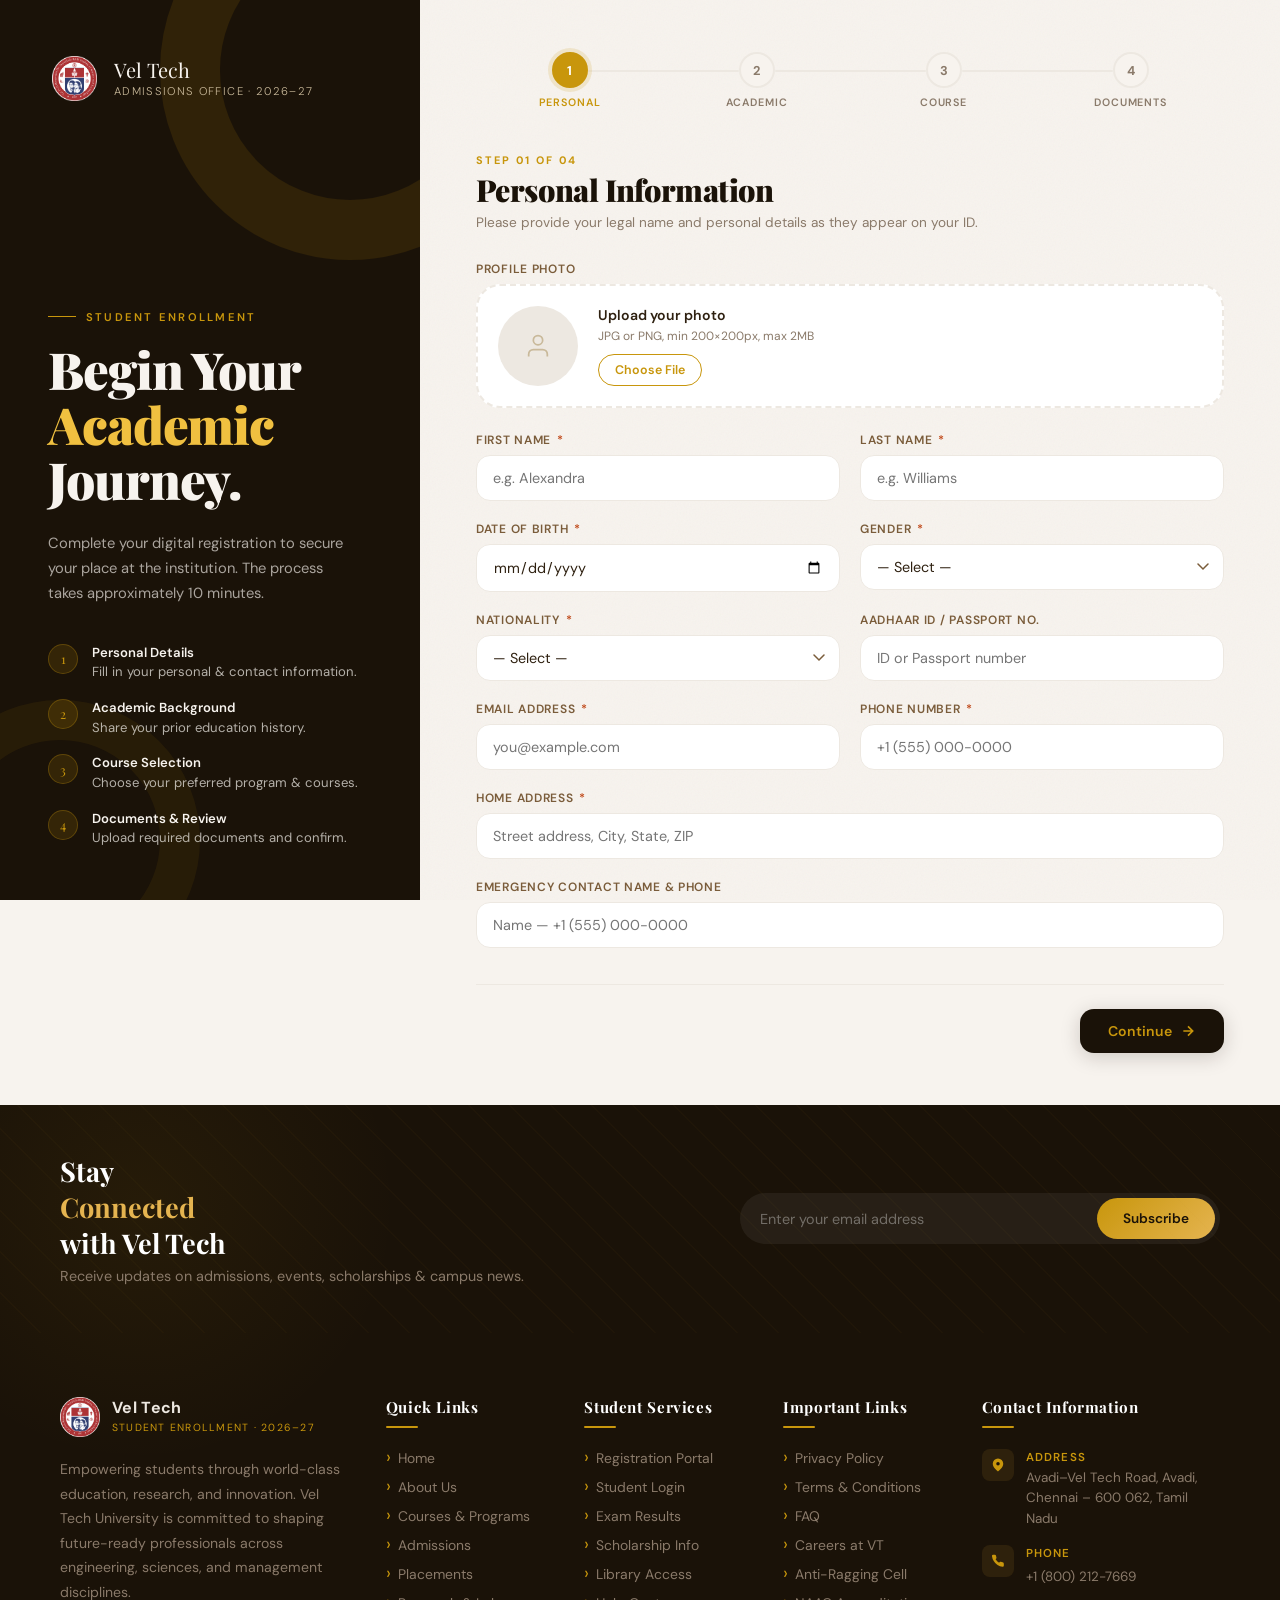
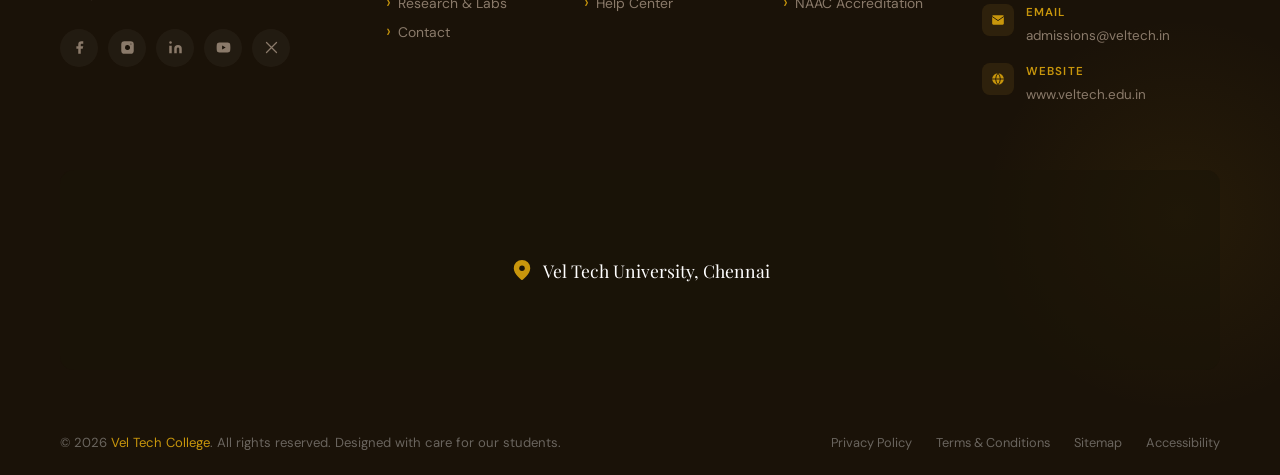
<file: index.html>
<!DOCTYPE html>
<html lang="en">
<head>
<meta charset="UTF-8"/>
<meta name="viewport" content="width=device-width, initial-scale=1.0"/>
<title>Vel Tech — Student College Registration</title>
<link href="https://fonts.googleapis.com/css2?family=Playfair+Display:wght@700;900&family=DM+Sans:wght@300;400;500;600&display=swap" rel="stylesheet"/>
<link rel="stylesheet" href="Style.css">
</head>
<body>

<div class="page">
  <aside class="hero">
    <div class="hero-brand">
      <div class="brand-crest">
        <img src="logo-white-249x249-1.png" style="width: 45px;">
      </div>
      <div>
        <div class="brand-name">Vel Tech</div>
        <div class="brand-tag">Admissions Office · 2026–27</div>
      </div>
    </div>

    <div class="hero-body">
      <div class="hero-eyebrow">Student Enrollment</div>
      <h1 class="hero-heading">
        Begin Your<br>
        <em>Academic</em>
        Journey.
      </h1>
      <p class="hero-desc">Complete your digital registration to secure your place at the institution. The process takes approximately 10 minutes.</p>

      <div class="hero-steps">
        <div class="step-item" style="animation-delay:0.15s">
          <div class="step-num">1</div>
          <div class="step-text"><strong>Personal Details</strong>Fill in your personal & contact information.</div>
        </div>
        <div class="step-item" style="animation-delay:0.22s">
          <div class="step-num">2</div>
          <div class="step-text"><strong>Academic Background</strong>Share your prior education history.</div>
        </div>
        <div class="step-item" style="animation-delay:0.29s">
          <div class="step-num">3</div>
          <div class="step-text"><strong>Course Selection</strong>Choose your preferred program & courses.</div>
        </div>
        <div class="step-item" style="animation-delay:0.36s">
          <div class="step-num">4</div>
          <div class="step-text"><strong>Documents & Review</strong>Upload required documents and confirm.</div>
        </div>
      </div>
    </div>
  </aside>

  <main class="form-panel" id="formPanel">

    <div class="progress-wrap" id="progressBar">
      <div class="prog-step active" data-step="1">
        <div class="prog-circle">1</div>
        <span class="prog-label">Personal</span>
      </div>
      <div class="prog-step" data-step="2">
        <div class="prog-circle">2</div>
        <span class="prog-label">Academic</span>
      </div>
      <div class="prog-step" data-step="3">
        <div class="prog-circle">3</div>
        <span class="prog-label">Course</span>
      </div>
      <div class="prog-step" data-step="4">
        <div class="prog-circle">4</div>
        <span class="prog-label">Documents</span>
      </div>
    </div>

     <div class="step-section active" id="step1">
      <div class="section-head">
        <div class="section-num">Step 01 of 04</div>
        <h2 class="section-title">Personal Information</h2>
        <p class="section-sub">Please provide your legal name and personal details as they appear on your ID.</p>
      </div>

      <div class="field col-span-2" style="margin-bottom:24px">
        <label class="field-label">Profile Photo</label>
        <div class="photo-upload-wrap" onclick="document.getElementById('photoInput').click()">
          <div class="photo-preview" id="photoPreview">
            <svg class="ph-icon" width="28" height="28" fill="none" stroke="currentColor" stroke-width="1.5" viewBox="0 0 24 24">
              <path d="M20 21v-2a4 4 0 00-4-4H8a4 4 0 00-4 4v2"/><circle cx="12" cy="7" r="4"/>
            </svg>
          </div>
          <div class="photo-upload-text">
            <div class="upload-title">Upload your photo</div>
            <div class="upload-sub">JPG or PNG, min 200×200px, max 2MB</div>
            <button class="btn-upload" type="button">Choose File</button>
          </div>
        </div>
        <input type="file" id="photoInput" accept="image/*" style="display:none" onchange="previewPhoto(this)">
      </div>

      <div class="form-grid">
        <div class="field">
          <label class="field-label">First Name <span class="req">*</span></label>
          <input class="field-input" id="firstName" type="text" placeholder="e.g. Alexandra">
          <span class="field-error" id="err-firstName">⚠ First name is required.</span>
        </div>
        <div class="field">
          <label class="field-label">Last Name <span class="req">*</span></label>
          <input class="field-input" id="lastName" type="text" placeholder="e.g. Williams">
          <span class="field-error" id="err-lastName">⚠ Last name is required.</span>
        </div>
        <div class="field">
          <label class="field-label">Date of Birth <span class="req">*</span></label>
          <input class="field-input" id="dob" type="date">
          <span class="field-error" id="err-dob">⚠ Date of birth is required.</span>
        </div>
        <div class="field">
          <label class="field-label">Gender <span class="req">*</span></label>
          <select class="field-select" id="gender">
            <option value="">— Select —</option>
            <option>Male</option>
            <option>Female</option>
          </select>
          <span class="field-error" id="err-gender">⚠ Please select your gender.</span>
        </div>
        <div class="field">
          <label class="field-label">Nationality <span class="req">*</span></label>
          <select class="field-select" id="nationality">
            <option value="">— Select —</option>
            <option>American</option><option>British</option><option>Canadian</option>
            <option>Australian</option><option>Indian</option><option>German</option>
            <option>French</option><option>Chinese</option><option>Japanese</option>
            <option>Other</option>
          </select>
          <span class="field-error" id="err-nationality">⚠ Please select nationality.</span>
        </div>
        <div class="field">
          <label class="field-label">Aadhaar ID / Passport No.</label>
          <input class="field-input" id="natId" type="text" placeholder="ID or Passport number">
        </div>
        <div class="field">
          <label class="field-label">Email Address <span class="req">*</span></label>
          <input class="field-input" id="email" type="email" placeholder="you@example.com">
          <span class="field-error" id="err-email">⚠ Enter a valid email address.</span>
        </div>
        <div class="field">
          <label class="field-label">Phone Number <span class="req">*</span></label>
          <input class="field-input" id="phone" type="tel" placeholder="+1 (555) 000-0000">
          <span class="field-error" id="err-phone">⚠ Phone number is required.</span>
        </div>
        <div class="field col-span-2">
          <label class="field-label">Home Address <span class="req">*</span></label>
          <input class="field-input" id="address" type="text" placeholder="Street address, City, State, ZIP">
          <span class="field-error" id="err-address">⚠ Address is required.</span>
        </div>

        <div class="field col-span-2">
          <label class="field-label">Emergency Contact Name & Phone</label>
          <input class="field-input" id="emergency" type="text" placeholder="Name — +1 (555) 000-0000">
        </div>
      </div>

      <div class="form-nav">
        <span></span>
        <button class="btn btn-next" onclick="goNext(1)">
          Continue
          <svg width="16" height="16" fill="none" stroke="currentColor" stroke-width="2.5" viewBox="0 0 24 24"><path d="M5 12h14M12 5l7 7-7 7"/></svg>
        </button>
      </div>
    </div>

    <div class="step-section" id="step2">
      <div class="section-head">
        <div class="section-num">Step 02 of 04</div>
        <h2 class="section-title">Academic Background</h2>
        <p class="section-sub">Tell us about your prior education and qualifications.</p>
      </div>

      <div class="form-grid">
        <div class="field col-span-2">
          <label class="field-label">Previous School / Institution <span class="req">*</span></label>
          <input class="field-input" id="prevSchool" type="text" placeholder="Name of your last school or college">
          <span class="field-error" id="err-prevSchool">⚠ This field is required.</span>
        </div>
        <div class="field">
          <label class="field-label">Qualification / Degree <span class="req">*</span></label>
          <select class="field-select" id="qualification">
            <option value="">— Select —</option>
            <option>High School Diploma / A-Levels</option>
            <option>GED</option>
            <option>Associate Degree</option>
            <option>Bachelor's Degree</option>
            <option>Other</option>
          </select>
          <span class="field-error" id="err-qualification">⚠ Please select your qualification.</span>
        </div>
        <div class="field">
          <label class="field-label">Year of Graduation <span class="req">*</span></label>
          <select class="field-select" id="gradYear">
            <option value="">— Year —</option>
            <option>2024</option><option>2023</option><option>2022</option>
            <option>2021</option><option>2020</option><option>2019</option>
            <option>2018</option><option>Earlier</option>
          </select>
          <span class="field-error" id="err-gradYear">⚠ Please select year.</span>
        </div>
        <div class="field">
          <label class="field-label">GPA / Percentage</label>
          <input class="field-input" id="gpa" type="text" placeholder="e.g. 3.8 / 4.0 or 92%">
        </div>
        <div class="field">
          <label class="field-label">Country of Study</label>
          <select class="field-select" id="studyCountry">
            <option value="">— Select —</option>
            <option>United States</option><option>United Kingdom</option><option>Canada</option>
            <option>Australia</option><option>India</option><option>Germany</option>
            <option>France</option><option>Other</option>
          </select>
        </div>
        <div class="field col-span-2">
          <label class="field-label">Notable Achievements / Awards</label>
          <textarea class="field-textarea" id="achievements" placeholder="Dean's list, scholarships, competitions, etc."></textarea>
        </div>
        <div class="field col-span-2">
          <label class="field-label">Additional Languages Spoken</label>
          <div class="check-group">
            <div class="check-btn"><input type="checkbox" id="lang-es"><label for="lang-es">Spanish</label></div>
            <div class="check-btn"><input type="checkbox" id="lang-fr"><label for="lang-fr">French</label></div>
            <div class="check-btn"><input type="checkbox" id="lang-de"><label for="lang-de">German</label></div>
            <div class="check-btn"><input type="checkbox" id="lang-zh"><label for="lang-zh">Mandarin</label></div>
            <div class="check-btn"><input type="checkbox" id="lang-ar"><label for="lang-ar">Arabic</label></div>
            <div class="check-btn"><input type="checkbox" id="lang-hi"><label for="lang-hi">Hindi</label></div>
          </div>
        </div>
      </div>

      <div class="form-nav">
        <button class="btn btn-back" onclick="goBack(2)">
          <svg width="16" height="16" fill="none" stroke="currentColor" stroke-width="2.5" viewBox="0 0 24 24"><path d="M19 12H5M12 19l-7-7 7-7"/></svg>
          Back
        </button>
        <button class="btn btn-next" onclick="goNext(2)">
          Continue
          <svg width="16" height="16" fill="none" stroke="currentColor" stroke-width="2.5" viewBox="0 0 24 24"><path d="M5 12h14M12 5l7 7-7 7"/></svg>
        </button>
      </div>
    </div>

    <div class="step-section" id="step3">
      <div class="section-head">
        <div class="section-num">Step 03 of 04</div>
        <h2 class="section-title">Course Selection</h2>
        <p class="section-sub">Choose the program and courses you wish to enroll in for the upcoming academic year.</p>
      </div>

      <div class="form-grid">
        <div class="field col-span-2">
          <label class="field-label">Preferred Faculty / School <span class="req">*</span></label>
          <select class="field-select" id="faculty" onchange="updateCourses()">
            <option value="">— Select Faculty —</option>
            <option>School of Engineering & Technology</option>
            <option>School of Business & Management</option>
            <option>School of Arts & Humanities</option>
            <option>School of Medicine & Health Sciences</option>
            <option>School of Law & Political Science</option>
            <option>School of Natural Sciences</option>
          </select>
          <span class="field-error" id="err-faculty">⚠ Please select a faculty.</span>
        </div>
        <div class="field col-span-2">
          <label class="field-label">Degree Program <span class="req">*</span></label>
          <select class="field-select" id="program">
            <option value="">— Select Faculty first —</option>
          </select>
          <span class="field-error" id="err-program">⚠ Please select a program.</span>
        </div>
        <div class="field">
          <label class="field-label">Study Mode <span class="req">*</span></label>
          <div class="radio-group">
            <div class="radio-btn"><input type="radio" name="mode" id="mode-ft" value="Full-Time"><label for="mode-ft">Full-Time</label></div>
            <div class="radio-btn"><input type="radio" name="mode" id="mode-pt" value="Part-Time"><label for="mode-pt">Part-Time</label></div>
            <div class="radio-btn"><input type="radio" name="mode" id="mode-on" value="Online"><label for="mode-on">Online</label></div>
          </div>
          <span class="field-error" id="err-mode">⚠ Please select a mode.</span>
        </div>
        <div class="field">
          <label class="field-label">Intake Semester <span class="req">*</span></label>
          <select class="field-select" id="semester">
            <option value="">— Select —</option>
            <option>Fall 2024 (September)</option>
            <option>Spring 2025 (January)</option>
            <option>Summer 2025 (May)</option>
          </select>
          <span class="field-error" id="err-semester">⚠ Please select a semester.</span>
        </div>
        <div class="field col-span-2">
          <label class="field-label">Do you require accommodation on campus?</label>
          <div class="radio-group">
            <div class="radio-btn"><input type="radio" name="accom" id="accom-y" value="Yes"><label for="accom-y">Yes, on-campus</label></div>
            <div class="radio-btn"><input type="radio" name="accom" id="accom-n" value="No"><label for="accom-n">No, off-campus</label></div>
          </div>
        </div>
        <div class="field col-span-2">
          <label class="field-label">How did you hear about us?</label>
          <select class="field-select" id="source">
            <option value="">— Select —</option>
            <option>Social Media</option><option>Friend / Family</option>
            <option>School Counselor</option><option>College Fair</option>
            <option>Website / Google</option><option>Other</option>
          </select>
        </div>
        <div class="field col-span-2">
          <label class="field-label">Personal Statement</label>
          <textarea class="field-textarea" id="statement" style="min-height:120px" placeholder="In 150–300 words, tell us why you want to study this program and what drives you academically…"></textarea>
        </div>
      </div>

      <div class="form-nav">
        <button class="btn btn-back" onclick="goBack(3)">
          <svg width="16" height="16" fill="none" stroke="currentColor" stroke-width="2.5" viewBox="0 0 24 24"><path d="M19 12H5M12 19l-7-7 7-7"/></svg>
          Back
        </button>
        <button class="btn btn-next" onclick="goNext(3)">
          Continue
          <svg width="16" height="16" fill="none" stroke="currentColor" stroke-width="2.5" viewBox="0 0 24 24"><path d="M5 12h14M12 5l7 7-7 7"/></svg>
        </button>
      </div>
    </div>

    <div class="step-section" id="step4">
      <div class="section-head">
        <div class="section-num">Step 04 of 04</div>
        <h2 class="section-title">Documents & Review</h2>
        <p class="section-sub">Upload required documents and verify your information before submitting.</p>
      </div>

      <div class="field" style="margin-bottom:24px">
        <label class="field-label">Required Documents <span class="req">*</span></label>
        <div class="doc-zone" id="docZone"
          ondragover="e=>e.preventDefault()"
          onclick="document.getElementById('docInput').click()">
          <svg width="36" height="36" fill="none" stroke="currentColor" stroke-width="1.5" viewBox="0 0 24 24">
            <path d="M21 15v4a2 2 0 01-2 2H5a2 2 0 01-2-2v-4"/><polyline points="17 8 12 3 7 8"/><line x1="12" y1="3" x2="12" y2="15"/>
          </svg>
          <p><strong>Click to upload</strong> or drag &amp; drop</p>
          <p>Transcripts, ID scan, certificates (PDF, JPG, PNG — max 5MB each)</p>
        </div>
        <input type="file" id="docInput" multiple accept=".pdf,.jpg,.jpeg,.png" style="display:none" onchange="handleDocs(this)">
        <div class="doc-list" id="docList"></div>
      </div>

      <div style="background:#fff;border:1.5px solid var(--cream);border-radius:var(--radius-lg);padding:24px;margin-bottom:24px">

        <div class="review-section">
          <div class="review-heading">
            <svg width="14" height="14" fill="none" stroke="currentColor" stroke-width="2.5" viewBox="0 0 24 24"><circle cx="12" cy="7" r="4"/><path d="M4 21v-2a4 4 0 014-4h8a4 4 0 014 4v2"/></svg>
            Personal
          </div>
          <div class="review-grid" id="rev-personal"></div>
        </div>

        <div class="review-section">
          <div class="review-heading">
            <svg width="14" height="14" fill="none" stroke="currentColor" stroke-width="2.5" viewBox="0 0 24 24"><path d="M22 10v6M2 10l10-5 10 5M6 12v5c0 2 6 3 6 3s6-1 6-3v-5"/></svg>
            Academic
          </div>
          <div class="review-grid" id="rev-academic"></div>
        </div>

        <div class="review-section" style="margin-bottom:0">
          <div class="review-heading">
            <svg width="14" height="14" fill="none" stroke="currentColor" stroke-width="2.5" viewBox="0 0 24 24"><path d="M4 19.5A2.5 2.5 0 016.5 17H20"/><path d="M6.5 2H20v20H6.5A2.5 2.5 0 014 19.5v-15A2.5 2.5 0 016.5 2z"/></svg>
            Course
          </div>
          <div class="review-grid" id="rev-course"></div>
        </div>
      </div>

      <div class="terms-box">
        <h4>Terms & Conditions of Enrollment</h4>
        By submitting this application, you confirm that all information provided is accurate and truthful.
        Any falsification of information may result in disqualification or dismissal from the program.
        You agree to abide by the institution's academic code of conduct, student handbook policies,
        and all applicable regulations. Acceptance of an offer of admission is conditional upon
        verification of all submitted documentation. The institution reserves the right to withdraw
        any offer at any time if inaccuracies are found. Your data will be stored securely and used
        solely for enrollment and administrative purposes in accordance with our Privacy Policy.
        Registration fees once paid are non-refundable unless specified otherwise in the fee schedule.
      </div>

      <div class="check-agree">
        <input type="checkbox" id="agreeTerms">
        <label for="agreeTerms">I confirm that all information is accurate and I agree to the <a href="#">Terms & Conditions</a> and <a href="#">Privacy Policy</a>.</label>
      </div>
      <div class="check-agree">
        <input type="checkbox" id="agreeAge">
        <label for="agreeAge">I confirm I am 17 years or older, or applying with parental / guardian consent.</label>
      </div>

      <span class="field-error" id="err-terms" style="margin-bottom:8px">⚠ Please accept all agreements to proceed.</span>

      <div class="form-nav">
        <button class="btn btn-back" onclick="goBack(4)">
          <svg width="16" height="16" fill="none" stroke="currentColor" stroke-width="2.5" viewBox="0 0 24 24"><path d="M19 12H5M12 19l-7-7 7-7"/></svg>
          Back
        </button>
        <button class="btn btn-submit" id="submitBtn" onclick="submitForm()">
          Submit Application
          <svg width="16" height="16" fill="none" stroke="currentColor" stroke-width="2.5" viewBox="0 0 24 24"><path d="M9 11l3 3L22 4"/><path d="M21 12v7a2 2 0 01-2 2H5a2 2 0 01-2-2V5a2 2 0 012-2h11"/></svg>
        </button>
      </div>
    </div>

    <div id="successScreen">
      <div class="success-icon">
        <svg width="40" height="40" fill="none" stroke="#1a1208" stroke-width="2.5" viewBox="0 0 24 24">
          <path d="M9 11l3 3L22 4"/><path d="M21 12v7a2 2 0 01-2 2H5a2 2 0 01-2-2V5a2 2 0 012-2h11"/>
        </svg>
      </div>
      <h2 class="success-title">Application Submitted!</h2>
      <p class="success-msg">Congratulations! Your registration has been received. Our admissions team will review your application and contact you within 5–7 business days.</p>
      <div class="ref-box">
        <div class="ref-label">Application Reference</div>
        <div class="ref-number" id="refNumber">—</div>
      </div>
      <div class="success-steps">
        <div class="next-step">
          <div class="next-step-icon">
            <svg width="22" height="22" fill="none" stroke="currentColor" stroke-width="2" viewBox="0 0 24 24"><path d="M4 4h16c1.1 0 2 .9 2 2v12c0 1.1-.9 2-2 2H4c-1.1 0-2-.9-2-2V6c0-1.1.9-2 2-2z"/><polyline points="22,6 12,13 2,6"/></svg>
          </div>
          <span class="next-step-text">Check your email for confirmation</span>
        </div>
        <div class="next-step">
          <div class="next-step-icon">
            <svg width="22" height="22" fill="none" stroke="currentColor" stroke-width="2" viewBox="0 0 24 24"><path d="M9 5H7a2 2 0 00-2 2v12a2 2 0 002 2h10a2 2 0 002-2V7a2 2 0 00-2-2h-2"/><rect x="9" y="3" width="6" height="4" rx="2" ry="2"/></svg>
          </div>
          <span class="next-step-text">Prepare original documents for verification</span>
        </div>
        <div class="next-step">
          <div class="next-step-icon">
            <svg width="22" height="22" fill="none" stroke="currentColor" stroke-width="2" viewBox="0 0 24 24"><rect x="3" y="4" width="18" height="18" rx="2" ry="2"/><line x1="16" y1="2" x2="16" y2="6"/><line x1="8" y1="2" x2="8" y2="6"/><line x1="3" y1="10" x2="21" y2="10"/></svg>
          </div>
          <span class="next-step-text">A wait interview or orientation invitation</span>
        </div>
      </div>
      <button class="btn-restart" onclick="restartForm()">Register Another Student</button>
    </div>
  </main>
</div>

<footer>

  <div class="newsletter-banner">
    <div class="nl-text">
      <h3>Stay<br><span>Connected</span><br>with Vel Tech</h3>
      <p>Receive updates on admissions, events, scholarships & campus news.</p>
    </div>
    <div class="nl-form">
      <input type="email" placeholder="Enter your email address" aria-label="Email for newsletter" />
      <button type="button">Subscribe</button>
    </div>
  </div>

  <div class="footer-grid">

    <div class="col-brand">
      <div class="logo-lockup">
        <img src="logo-white-249x249-1.png" style="width: 40px;">
        <div class="logo-text">
          <strong>Vel Tech</strong>
          <span>Student Enrollment · 2026–27</span>
        </div>
      </div>
      <p>
        Empowering students through world-class education, research, and innovation.
        Vel Tech University is committed to shaping future-ready professionals
        across engineering, sciences, and management disciplines.
      </p>
      <div class="social-row">
        <a href="#" class="social-btn" aria-label="Facebook">
          <svg viewBox="0 0 24 24"><path d="M18 2h-3a5 5 0 0 0-5 5v3H7v4h3v8h4v-8h3l1-4h-4V7a1 1 0 0 1 1-1h3z"/></svg>
        </a>
        <a href="#" class="social-btn" aria-label="Instagram">
          <svg viewBox="0 0 24 24"><rect x="2" y="2" width="20" height="20" rx="5" ry="5"/><path d="M16 11.37A4 4 0 1 1 12.63 8 4 4 0 0 1 16 11.37z" fill="var(--dark)"/><line x1="17.5" y1="6.5" x2="17.51" y2="6.5" stroke="var(--dark)" stroke-width="1.5" stroke-linecap="round"/></svg>
        </a>
        <a href="#" class="social-btn" aria-label="LinkedIn">
          <svg viewBox="0 0 24 24"><path d="M16 8a6 6 0 0 1 6 6v7h-4v-7a2 2 0 0 0-2-2 2 2 0 0 0-2 2v7h-4v-7a6 6 0 0 1 6-6zM2 9h4v12H2z"/><circle cx="4" cy="4" r="2"/></svg>
        </a>
        <a href="#" class="social-btn" aria-label="YouTube">
          <svg viewBox="0 0 24 24"><path d="M22.54 6.42a2.78 2.78 0 0 0-1.94-1.96C18.88 4 12 4 12 4s-6.88 0-8.6.46A2.78 2.78 0 0 0 1.46 6.42 29 29 0 0 0 1 12a29 29 0 0 0 .46 5.58A2.78 2.78 0 0 0 3.4 19.54C5.12 20 12 20 12 20s6.88 0 8.6-.46a2.78 2.78 0 0 0 1.94-1.96A29 29 0 0 0 23 12a29 29 0 0 0-.46-5.58z"/><polygon points="9.75 15.02 15.5 12 9.75 8.98 9.75 15.02" fill="var(--dark)"/></svg>
        </a>
        <a href="#" class="social-btn" aria-label="Twitter / X">
          <svg viewBox="0 0 24 24"><path d="M4 4l16 16M20 4L4 20" stroke="currentColor" stroke-width="2" stroke-linecap="round" fill="none"/></svg>
        </a>
      </div>
    </div>

    <div class="col-links">
      <h4>Quick Links</h4>
      <ul>
        <li><a href="#">Home</a></li>
        <li><a href="#">About Us</a></li>
        <li><a href="#">Courses &amp; Programs</a></li>
        <li><a href="#">Admissions</a></li>
        <li><a href="#">Placements</a></li>
        <li><a href="#">Research &amp; Labs</a></li>
        <li><a href="#">Contact</a></li>
      </ul>
    </div>

    <div class="col-links">
      <h4>Student Services</h4>
      <ul>
        <li><a href="#">Registration Portal</a></li>
        <li><a href="#">Student Login</a></li>
        <li><a href="#">Exam Results</a></li>
        <li><a href="#">Scholarship Info</a></li>
        <li><a href="#">Library Access</a></li>
        <li><a href="#">Help Center</a></li>
      </ul>
    </div>

    <div class="col-links">
      <h4>Important Links</h4>
      <ul>
        <li><a href="#">Privacy Policy</a></li>
        <li><a href="#">Terms &amp; Conditions</a></li>
        <li><a href="#">FAQ</a></li>
        <li><a href="#">Careers at VT</a></li>
        <li><a href="#">Anti-Ragging Cell</a></li>
        <li><a href="#">NAAC Accreditation</a></li>
      </ul>
    </div>

    <div class="col-contact">
      <h4>Contact Information</h4>
      <div class="contact-item">
        <div class="contact-icon">
          <svg viewBox="0 0 24 24"><path d="M21 10c0 7-9 13-9 13s-9-6-9-13a9 9 0 0 1 18 0z"/><circle cx="12" cy="10" r="3" fill="var(--dark)"/></svg>
        </div>
        <div class="contact-info">
          <span>Address</span>
          <p>Avadi–Vel Tech Road, Avadi,<br>Chennai – 600 062, Tamil Nadu</p>
        </div>
      </div>
      <div class="contact-item">
        <div class="contact-icon">
          <svg viewBox="0 0 24 24"><path d="M22 16.92v3a2 2 0 0 1-2.18 2 19.79 19.79 0 0 1-8.63-3.07A19.5 19.5 0 0 1 4.69 12a19.79 19.79 0 0 1-3.07-8.67A2 2 0 0 1 3.6 1.27h3a2 2 0 0 1 2 1.72 12.84 12.84 0 0 0 .7 2.81 2 2 0 0 1-.45 2.11L7.91 8.8a16 16 0 0 0 6 6l.91-.91a2 2 0 0 1 2.11-.45 12.84 12.84 0 0 0 2.81.7A2 2 0 0 1 21.73 16z"/></svg>
        </div>
        <div class="contact-info">
          <span>Phone</span>
          <a href="tel:+18002127669">+1 (800) 212-7669</a>
        </div>
      </div>
      <div class="contact-item">
        <div class="contact-icon">
          <svg viewBox="0 0 24 24"><path d="M4 4h16c1.1 0 2 .9 2 2v12c0 1.1-.9 2-2 2H4c-1.1 0-2-.9-2-2V6c0-1.1.9-2 2-2z"/><polyline points="22,6 12,13 2,6" fill="none" stroke="var(--dark)" stroke-width="1.5"/></svg>
        </div>
        <div class="contact-info">
          <span>Email</span>
          <a href="mailto:admissions@veltech.in">admissions@veltech.in</a>
        </div>
      </div>
      <div class="contact-item">
        <div class="contact-icon">
          <svg viewBox="0 0 24 24"><circle cx="12" cy="12" r="10"/><line x1="2" y1="12" x2="22" y2="12" stroke="var(--dark)" stroke-width="1.5"/><path d="M12 2a15.3 15.3 0 0 1 4 10 15.3 15.3 0 0 1-4 10 15.3 15.3 0 0 1-4-10 15.3 15.3 0 0 1 4-10z" fill="none" stroke="var(--dark)" stroke-width="1.5"/></svg>
        </div>
        <div class="contact-info">
          <span>Website</span>
          <a href="https://www.veltech.edu.in" target="_blank">www.veltech.edu.in</a>
        </div>
      </div>
    </div>
  </div>

  <div class="map-strip">
    <iframe
      title="Vel Tech Location"
      src="https://www.google.com/maps/embed?pb=!1m18!1m12!1m3!1d3885.0!2d80.098!3d13.103!2m3!1f0!2f0!3f0!3m2!1i1024!2i768!4f13.1!3m3!1m2!1s0x3a526467fedf2aad%3A0xed84e0f05e2b93b0!2sVel%20Tech%20University!5e0!3m2!1sen!2sin!4v1"
      allowfullscreen
      loading="lazy"
      referrerpolicy="no-referrer-when-downgrade">
    </iframe>
    <div class="map-overlay">
      <svg viewBox="0 0 24 24"><path d="M21 10c0 7-9 13-9 13s-9-6-9-13a9 9 0 0 1 18 0z"/><circle cx="12" cy="10" r="3" fill="#1a1408"/></svg>
      <span>Vel Tech University, Chennai</span>
    </div>
  </div>

  <hr class="footer-divider" />

  <div class="footer-bottom">
    <p>© 2026 <a href="#">Vel Tech College</a>. All rights reserved. Designed with care for our students.</p>
    <div class="bottom-links">
      <a href="#">Privacy Policy</a>
      <a href="#">Terms &amp; Conditions</a>
      <a href="#">Sitemap</a>
      <a href="#">Accessibility</a>
    </div>
  </div>

</footer>

<button id="backTop" aria-label="Back to top" onclick="window.scrollTo({top:0,behavior:'smooth'})">
  <svg viewBox="0 0 24 24"><polyline points="18 15 12 9 6 15" stroke="currentColor" stroke-width="2.5" stroke-linecap="round" stroke-linejoin="round" fill="none"/></svg>
</button>

<script src="Script.js"></script>
</body>
</html>
</file>
<file: Style.css>
*, *::before, *::after { box-sizing: border-box; margin: 0; padding: 0; }

:root {
  --ivory:    #f7f3ee;
  --cream:    #ede8e1;
  --tan:      #c9b99a;
  --brown:    #7a5c3a;
  --dark:     #1a1208;
  --ink:      #2e2010;
  --gold:     #c8960c;
  --gold-lt:  #f0c040;
  --gold-light: #e5b450;
  --rust:     #c0491a;
  --sage:     #5a7a5c;
  --muted:    #8a7a6a;
  --shadow:   rgba(26,18,8,0.15);

  --ff-head: 'Playfair Display', Georgia, serif;
  --ff-body: 'DM Sans', sans-serif;

  --radius:  14px;
  --radius-lg: 24px;
  --transition: 0.28s cubic-bezier(0.16,1,0.3,1);
}

html { scroll-behavior: smooth; }

body {
  font-family: var(--ff-body);
  background: var(--ivory);
  color: var(--ink);
  min-height: 100vh;
  position: relative;
  overflow-x: hidden;
}


body::before {
  content: '';
  position: fixed;
  inset: 0;
  background-image: url("data:image/svg+xml,%3Csvg xmlns='http://www.w3.org/2000/svg' width='300' height='300'%3E%3Cfilter id='n'%3E%3CfeTurbulence type='fractalNoise' baseFrequency='0.65' numOctaves='3' stitchTiles='stitch'/%3E%3C/filter%3E%3Crect width='300' height='300' filter='url(%23n)' opacity='0.04'/%3E%3C/svg%3E");
  pointer-events: none;
  z-index: 0;
}

.page {
  position: relative;
  z-index: 1;
  display: grid;
  grid-template-columns: 420px 1fr;
  min-height: 100vh;
}

.hero {
  background: var(--dark);
  color: var(--ivory);
  padding: 52px 48px;
  display: flex;
  flex-direction: column;
  justify-content: space-between;
  position: sticky;
  top: 0;
  height: 100vh;
  overflow: hidden;
}

.hero::before {
  content: '';
  position: absolute;
  top: -120px; right: -120px;
  width: 380px; height: 380px;
  border: 60px solid rgba(200,150,12,0.12);
  border-radius: 50%;
  pointer-events: none;
}
.hero::after {
  content: '';
  position: absolute;
  bottom: -80px; left: -80px;
  width: 280px; height: 280px;
  border: 40px solid rgba(200,150,12,0.08);
  border-radius: 50%;
  pointer-events: none;
}

.hero-brand {
  display: flex;
  align-items: center;
  gap: 14px;
  animation: fadeLeft 0.7s ease both;
}

.brand-crest {
  width: 52px; height: 52px;
  display: grid;
  place-items: center;
}

.brand-name { font-family: var(--ff-head); font-size: 1.25rem; line-height: 1.2; }
.brand-tag  { font-size: 0.7rem; color: var(--tan); font-weight: 300; letter-spacing: 0.12em; text-transform: uppercase; margin-top: 2px; }

.hero-body { position: relative; z-index: 1; animation: fadeLeft 0.7s 0.1s ease both; }

.hero-eyebrow {
  font-size: 0.7rem;
  font-weight: 600;
  letter-spacing: 0.2em;
  text-transform: uppercase;
  color: var(--gold);
  margin-bottom: 18px;
  display: flex;
  align-items: center;
  gap: 10px;
}
.hero-eyebrow::before {
  content: '';
  display: block;
  width: 28px; height: 1px;
  background: var(--gold);
}

.hero-heading {
  font-family: var(--ff-head);
  font-size: 3.2rem;
  line-height: 1.08;
  font-weight: 900;
  margin-bottom: 24px;
  letter-spacing: -0.02em;
}

.hero-heading em {
  font-style: normal;
  color: var(--gold-lt);
  display: block;
}

.hero-desc {
  font-size: 0.92rem;
  line-height: 1.7;
  color: rgba(247,243,238,0.65);
  max-width: 300px;
  margin-bottom: 36px;
}

.hero-steps { display: flex; flex-direction: column; gap: 16px; }

.step-item {
  display: flex;
  align-items: flex-start;
  gap: 14px;
  animation: fadeLeft 0.6s ease both;
}

.step-num {
  width: 30px; height: 30px;
  border-radius: 50%;
  background: rgba(200,150,12,0.15);
  border: 1px solid rgba(200,150,12,0.3);
  display: grid;
  place-items: center;
  font-family: var(--ff-head);
  font-size: 0.8rem;
  color: var(--gold);
  flex-shrink: 0;
  margin-top: 1px;
}

.step-text { font-size: 0.82rem; color: rgba(247,243,238,0.7); line-height: 1.5; }
.step-text strong { color: var(--ivory); font-weight: 600; display: block; }

.hero-footer {
  font-size: 0.72rem;
  color: rgba(247,243,238,0.35);
  line-height: 1.6;
  animation: fadeLeft 0.6s 0.3s ease both;
}

.form-panel {
  padding: 52px 56px;
  overflow-y: auto;
}

.progress-wrap {
  display: flex;
  align-items: center;
  gap: 0;
  margin-bottom: 44px;
  animation: fadeDown 0.6s ease both;
}

.prog-step {
  display: flex;
  flex-direction: column;
  align-items: center;
  gap: 7px;
  flex: 1;
  position: relative;
  cursor: pointer;
}

.prog-step:not(:last-child)::after {
  content: '';
  position: absolute;
  top: 18px;
  left: calc(50% + 18px);
  width: calc(100% - 36px);
  height: 2px;
  background: var(--cream);
  border-radius: 2px;
  transition: background var(--transition);
}

.prog-step.done:not(:last-child)::after { background: var(--gold); }

.prog-circle {
  width: 36px; height: 36px;
  border-radius: 50%;
  border: 2px solid var(--cream);
  background: var(--ivory);
  display: grid;
  place-items: center;
  font-size: 0.8rem;
  font-weight: 700;
  color: var(--muted);
  transition: all var(--transition);
  z-index: 1;
}

.prog-step.active .prog-circle {
  border-color: var(--gold);
  background: var(--gold);
  color: #fff;
  box-shadow: 0 0 0 4px rgba(200,150,12,0.15);
}

.prog-step.done .prog-circle {
  border-color: var(--gold);
  background: var(--gold);
  color: #fff;
}

.prog-label {
  font-size: 0.67rem;
  font-weight: 600;
  letter-spacing: 0.08em;
  text-transform: uppercase;
  color: var(--muted);
  white-space: nowrap;
  transition: color var(--transition);
}

.prog-step.active .prog-label { color: var(--gold); }
.prog-step.done  .prog-label  { color: var(--brown); }

.section-head { margin-bottom: 30px; animation: fadeUp 0.5s ease both; }

.section-num {
  font-size: 0.68rem;
  font-weight: 700;
  letter-spacing: 0.18em;
  text-transform: uppercase;
  color: var(--gold);
  margin-bottom: 6px;
}

.section-title {
  font-family: var(--ff-head);
  font-size: 1.9rem;
  font-weight: 900;
  letter-spacing: -0.02em;
  color: var(--dark);
  line-height: 1.15;
}

.section-sub {
  font-size: 0.85rem;
  color: var(--muted);
  margin-top: 6px;
}

.step-section { display: none; }
.step-section.active { display: block; animation: stepIn 0.45s ease both; }

@keyframes stepIn {
  from { opacity: 0; transform: translateX(24px); }
  to   { opacity: 1; transform: translateX(0); }
}

.form-grid {
  display: grid;
  grid-template-columns: 1fr 1fr;
  gap: 20px;
}
.col-span-2 { grid-column: span 2; }

.field { display: flex; flex-direction: column; gap: 7px; }

.field-label {
  font-size: 0.75rem;
  font-weight: 600;
  letter-spacing: 0.06em;
  text-transform: uppercase;
  color: var(--brown);
}

.field-label .req { color: var(--rust); margin-left: 2px; }

.field-input, .field-select, .field-textarea {
  width: 100%;
  background: #fff;
  border: 1.5px solid var(--cream);
  border-radius: var(--radius);
  padding: 13px 16px;
  font-family: var(--ff-body);
  font-size: 0.9rem;
  color: var(--ink);
  outline: none;
  transition: border-color var(--transition), box-shadow var(--transition);
  appearance: none;
}

.field-input:focus, .field-select:focus, .field-textarea:focus {
  border-color: var(--gold);
  box-shadow: 0 0 0 4px rgba(200,150,12,0.1);
}

.field-input.error, .field-select.error { border-color: var(--rust); }

.field-error {
  font-size: 0.72rem;
  color: var(--rust);
  display: none;
  align-items: center;
  gap: 4px;
}
.field-error.show { display: flex; }

.field-textarea { resize: vertical; min-height: 90px; }

.field-select { background-image: url("data:image/svg+xml,%3Csvg xmlns='http://www.w3.org/2000/svg' width='12' height='8' viewBox='0 0 12 8'%3E%3Cpath d='M1 1l5 5 5-5' stroke='%237a5c3a' stroke-width='1.5' fill='none' stroke-linecap='round'/%3E%3C/svg%3E"); background-repeat: no-repeat; background-position: right 14px center; padding-right: 38px; cursor: pointer; }


.radio-group, .check-group { display: flex; flex-wrap: wrap; gap: 10px; }

.radio-btn input, .check-btn input { display: none; }

.radio-btn label, .check-btn label {
  display: flex; align-items: center; gap: 7px;
  padding: 9px 16px;
  border-radius: 100px;
  border: 1.5px solid var(--cream);
  background: #fff;
  font-size: 0.82rem;
  font-weight: 500;
  color: var(--muted);
  cursor: pointer;
  transition: all var(--transition);
  user-select: none;
}

.radio-btn input:checked + label,
.check-btn input:checked + label {
  border-color: var(--gold);
  background: rgba(200,150,12,0.08);
  color: var(--brown);
}

.photo-upload-wrap {
  display: flex;
  align-items: center;
  gap: 20px;
  padding: 20px;
  border: 2px dashed var(--cream);
  border-radius: var(--radius-lg);
  background: #fff;
  transition: border-color var(--transition);
  cursor: pointer;
}
.photo-upload-wrap:hover { border-color: var(--gold); }

.photo-preview {
  width: 80px; height: 80px;
  border-radius: 50%;
  background: var(--cream);
  overflow: hidden;
  display: grid;
  place-items: center;
  flex-shrink: 0;
}
.photo-preview img { width: 100%; height: 100%; object-fit: cover; }
.photo-preview .ph-icon { color: var(--tan); }

.photo-upload-text .upload-title { font-weight: 600; font-size: 0.88rem; margin-bottom: 4px; }
.photo-upload-text .upload-sub   { font-size: 0.75rem; color: var(--muted); }

.btn-upload {
  margin-top: 10px;
  padding: 7px 16px;
  border-radius: 100px;
  border: 1.5px solid var(--gold);
  background: transparent;
  color: var(--gold);
  font-family: var(--ff-body);
  font-size: 0.78rem;
  font-weight: 600;
  cursor: pointer;
  transition: all var(--transition);
}
.btn-upload:hover { background: var(--gold); color: #fff; }

.doc-zone {
  border: 2px dashed var(--cream);
  border-radius: var(--radius);
  padding: 24px;
  text-align: center;
  background: #fff;
  cursor: pointer;
  transition: border-color var(--transition), background var(--transition);
}
.doc-zone:hover, .doc-zone.drag { border-color: var(--gold); background: rgba(200,150,12,0.04); }

.doc-zone svg { color: var(--tan); margin-bottom: 10px; }
.doc-zone p { font-size: 0.85rem; color: var(--muted); }
.doc-zone strong { color: var(--brown); }

.doc-list { margin-top: 14px; display: flex; flex-direction: column; gap: 8px; }

.doc-item {
  display: flex; align-items: center; gap: 12px;
  padding: 10px 14px;
  background: var(--cream);
  border-radius: 10px;
  font-size: 0.82rem;
}
.doc-item svg { color: var(--sage); flex-shrink: 0; }
.doc-item-name { flex: 1; font-weight: 500; color: var(--ink); }
.doc-item-size { color: var(--muted); }
.doc-remove { background: none; border: none; color: var(--rust); cursor: pointer; padding: 2px; display: grid; place-items: center; }


.review-section { margin-bottom: 28px; }
.review-heading {
  font-size: 0.68rem;
  font-weight: 700;
  letter-spacing: 0.16em;
  text-transform: uppercase;
  color: var(--gold);
  margin-bottom: 14px;
  padding-bottom: 8px;
  border-bottom: 1px solid var(--cream);
  display: flex; align-items: center; gap: 8px;
}
.review-grid { display: grid; grid-template-columns: 1fr 1fr; gap: 14px 24px; }
.review-key { font-size: 0.72rem; color: var(--muted); margin-bottom: 3px; font-weight: 500; }
.review-val { font-size: 0.88rem; font-weight: 600; color: var(--ink); }


.terms-box {
  background: #fff;
  border: 1.5px solid var(--cream);
  border-radius: var(--radius);
  padding: 18px;
  max-height: 160px;
  overflow-y: auto;
  font-size: 0.78rem;
  line-height: 1.7;
  color: var(--muted);
  margin-bottom: 16px;
}
.terms-box h4 { font-size: 0.82rem; color: var(--ink); margin-bottom: 8px; }

.check-agree {
  display: flex;
  align-items: flex-start;
  gap: 12px;
  margin-bottom: 10px;
}
.check-agree input[type=checkbox] {
  width: 18px; height: 18px;
  accent-color: var(--gold);
  flex-shrink: 0;
  margin-top: 1px;
  cursor: pointer;
}
.check-agree label { font-size: 0.84rem; line-height: 1.5; color: var(--ink); cursor: pointer; }
.check-agree a { color: var(--gold); text-decoration: underline; }

.form-nav {
  display: flex;
  justify-content: space-between;
  align-items: center;
  margin-top: 36px;
  padding-top: 24px;
  border-top: 1px solid var(--cream);
}

.btn {
  display: inline-flex;
  align-items: center;
  gap: 8px;
  padding: 13px 28px;
  border-radius: var(--radius);
  font-family: var(--ff-body);
  font-size: 0.88rem;
  font-weight: 600;
  cursor: pointer;
  border: none;
  transition: all var(--transition);
}

.btn-back {
  background: transparent;
  color: var(--muted);
  border: 1.5px solid var(--cream);
}
.btn-back:hover { border-color: var(--tan); color: var(--brown); }

.btn-next {
  background: var(--dark);
  color: var(--gold);
  box-shadow: 0 4px 20px rgba(26,18,8,0.18);
}
.btn-next:hover { background: var(--ink); transform: translateY(-2px); box-shadow: 0 8px 28px rgba(26,18,8,0.22); }

.btn-submit {
  background: linear-gradient(135deg, var(--gold), #e8a80e);
  color: var(--dark);
  box-shadow: 0 4px 24px rgba(200,150,12,0.35);
  font-weight: 700;
  padding: 14px 36px;
}
.btn-submit:hover { transform: translateY(-2px); box-shadow: 0 8px 32px rgba(200,150,12,0.45); }
.btn-submit:disabled { opacity: 0.5; cursor: not-allowed; transform: none; }

#successScreen {
  display: none;
  flex-direction: column;
  align-items: center;
  justify-content: center;
  text-align: center;
  padding: 60px 40px;
  animation: fadeUp 0.6s ease both;
}
#successScreen.show { display: flex; }

.success-icon {
  width: 90px; height: 90px;
  border-radius: 50%;
  background: linear-gradient(135deg, var(--gold), #e8a80e);
  display: grid;
  place-items: center;
  margin: 0 auto 28px;
  box-shadow: 0 8px 40px rgba(200,150,12,0.3);
  animation: pop 0.5s 0.2s cubic-bezier(0.16,1,0.3,1) both;
}

@keyframes pop {
  from { transform: scale(0.5); opacity: 0; }
  to   { transform: scale(1);   opacity: 1; }
}

.success-title {
  font-family: var(--ff-head);
  font-size: 2.4rem;
  font-weight: 900;
  color: var(--dark);
  letter-spacing: -0.02em;
  margin-bottom: 14px;
}

.success-msg { font-size: 0.92rem; color: var(--muted); line-height: 1.7; max-width: 380px; margin: 0 auto 32px; }

.ref-box {
  background: #fff;
  border: 1.5px solid var(--cream);
  border-radius: var(--radius);
  padding: 16px 32px;
  margin-bottom: 32px;
  display: inline-block;
}
.ref-label { font-size: 0.68rem; font-weight: 700; letter-spacing: 0.15em; text-transform: uppercase; color: var(--muted); margin-bottom: 4px; }
.ref-number { font-family: var(--ff-head); font-size: 1.5rem; color: var(--gold); font-weight: 700; letter-spacing: 0.06em; }

.success-steps {
  display: flex;
  justify-content: center;
  gap: 24px;
  flex-wrap: wrap;
  margin-bottom: 32px;
}

.next-step {
  display: flex;
  flex-direction: column;
  align-items: center;
  gap: 8px;
  width: 120px;
}
.next-step-icon {
  width: 48px; height: 48px;
  border-radius: 14px;
  background: var(--cream);
  display: grid;
  place-items: center;
  color: var(--brown);
}
.next-step-text { font-size: 0.75rem; font-weight: 600; color: var(--muted); text-align: center; line-height: 1.4; }

.btn-restart {
  background: var(--dark);
  color: var(--ivory);
  padding: 12px 28px;
  border-radius: var(--radius);
  font-family: var(--ff-body);
  font-size: 0.85rem;
  font-weight: 600;
  cursor: pointer;
  border: none;
  transition: all var(--transition);
}
.btn-restart:hover { background: var(--ink); transform: translateY(-1px); }

@keyframes fadeLeft {
  from { opacity: 0; transform: translateX(-20px); }
  to   { opacity: 1; transform: translateX(0); }
}
@keyframes fadeUp {
  from { opacity: 0; transform: translateY(18px); }
  to   { opacity: 1; transform: translateY(0); }
}
@keyframes fadeDown {
  from { opacity: 0; transform: translateY(-12px); }
  to   { opacity: 1; transform: translateY(0); }
}

@media (max-width: 960px) {
  .page { grid-template-columns: 1fr; }
  .hero { position: static; height: auto; padding: 36px 32px; }
  .hero-heading { font-size: 2.4rem; }
  .form-panel { padding: 36px 32px; }
}
@media (max-width: 640px) {
  .form-grid { grid-template-columns: 1fr; }
  .col-span-2 { grid-column: span 1; }
  .review-grid { grid-template-columns: 1fr; }
  .form-panel { padding: 28px 20px; }
  .hero { padding: 28px 20px; }
  .hero-heading { font-size: 2rem; }
  .prog-label { display: none; }
  .progress-wrap { gap: 0; }
}

::-webkit-scrollbar { width: 6px; }
::-webkit-scrollbar-track { background: var(--cream); }
::-webkit-scrollbar-thumb { background: var(--tan); border-radius: 3px; }

    /* ── TOP WAVE ─────────────────────────────── */
    .footer-wave {
      width: 100%;
      line-height: 0;
      background: var(--cream);
    }
    .footer-wave svg { display: block; width: 100%; }

    /* ── MAIN FOOTER ──────────────────────────── */
    footer {
      background: var(--dark);
      position: relative;
      overflow: hidden;
    }

    /* decorative gold orbs */
    footer::before, footer::after {
      content: '';
      position: absolute;
      border-radius: 50%;
      pointer-events: none;
      opacity: 0.07;
    }
    footer::before {
      width: 520px; height: 520px;
      background: radial-gradient(circle, var(--gold) 0%, transparent 70%);
      top: -160px; left: -120px;
    }
    footer::after {
      width: 400px; height: 400px;
      background: radial-gradient(circle, var(--gold) 0%, transparent 70%);
      bottom: 60px; right: -100px;
    }

    /* ── NEWSLETTER BANNER ────────────────────── */
    .newsletter-banner {
      background: linear-gradient(135deg, var(--dark-3) 0%, #3a2c0e 100%);
      border-top: 1px solid var(--border);
      border-bottom: 1px solid var(--border);
      padding: 48px 60px;
      display: flex;
      align-items: center;
      justify-content: space-between;
      gap: 32px;
      flex-wrap: wrap;
      position: relative;
      z-index: 1;
    }
    .newsletter-banner::before {
      content: '';
      position: absolute;
      inset: 0;
      background: repeating-linear-gradient(
        45deg,
        transparent,
        transparent 28px,
        rgba(201,146,42,0.03) 28px,
        rgba(201,146,42,0.03) 29px
      );
    }
    .nl-text h3 {
      font-family: 'Playfair Display', serif;
      font-size: 1.7rem;
      color: #fff;
    }
    .nl-text h3 span { color: var(--gold-light); }
    .nl-text p { color: var(--muted); font-size: 0.9rem; margin-top: 6px; }

    .nl-form {
      display: flex;
      gap: 0;
      flex: 1;
      max-width: 480px;
      background: rgba(255,255,255,0.06);
      border: 1px solid var(--border);
      border-radius: 50px;
      overflow: hidden;
      padding: 5px 5px 5px 20px;
    }
    .nl-form input {
      flex: 1;
      background: transparent;
      border: none;
      outline: none;
      color: #fff;
      font-family: 'DM Sans', sans-serif;
      font-size: 0.9rem;
    }
    .nl-form input::placeholder { color: rgba(255,255,255,0.35); }
    .nl-form button {
      background: linear-gradient(135deg, var(--gold) 0%, var(--gold-light) 100%);
      color: var(--dark);
      border: none;
      border-radius: 50px;
      padding: 12px 26px;
      font-family: 'DM Sans', sans-serif;
      font-weight: 600;
      font-size: 0.85rem;
      cursor: pointer;
      transition: transform .2s, box-shadow .2s;
      white-space: nowrap;
    }
    .nl-form button:hover {
      transform: scale(1.04);
      box-shadow: 0 4px 20px rgba(201,146,42,0.45);
    }
    /* ── COLUMNS GRID ─────────────────────────── */
    .footer-grid {
      display: grid;
      grid-template-columns: 1.8fr 1fr 1fr 1fr 1.5fr;
      gap: 40px;
      padding: 64px 60px 48px;
      position: relative;
      z-index: 1;
    }

    /* Brand column */
    .col-brand .logo-lockup {
      display: flex;
      align-items: center;
      gap: 12px;
      margin-bottom: 20px;
    }
    .logo-box {
      width: 46px; height: 46px;
      background: var(--gold);
      border-radius: 10px;
      display: flex;
      align-items: center;
      justify-content: center;
      font-family: 'Playfair Display', serif;
      font-size: 1.1rem;
      font-weight: 800;
      color: var(--dark);
      flex-shrink: 0;
    }
    .logo-text { line-height: 1.1; }
    .logo-text strong {
      color:#ede8e1;
      display: block;
      font-size: 1rem;
      font-weight: 700;
      letter-spacing: .02em;
    }
    .logo-text span {
      font-size: 0.65rem;
      color: var(--gold);
      letter-spacing: .12em;
      text-transform: uppercase;
    }

    .col-brand p {
      color: var(--muted);
      font-size: 0.88rem;
      line-height: 1.75;
      margin-bottom: 24px;
      max-width: 300px;
    }

    /* Social icons */
    .social-row { display: flex; gap: 10px; flex-wrap: wrap; }
    .social-btn {
      width: 38px; height: 38px;
      border: 1px solid var(--border);
      border-radius: 50%;
      display: flex; align-items: center; justify-content: center;
      color: var(--muted);
      text-decoration: none;
      font-size: 0.85rem;
      transition: background .25s, border-color .25s, color .25s, transform .25s;
      background: rgba(255,255,255,0.04);
    }
    .social-btn:hover {
      background: var(--gold);
      border-color: var(--gold);
      color: var(--dark);
      transform: translateY(-3px);
    }
    .social-btn svg { width: 15px; height: 15px; fill: currentColor; }

    /* Link columns */
    .col-links h4 {
      font-family: 'Playfair Display', serif;
      font-size: 0.95rem;
      letter-spacing: .04em;
      color: #fff;
      margin-bottom: 22px;
      padding-bottom: 10px;
      border-bottom: 1px solid var(--border);
      position: relative;
    }
    .col-links h4::after {
      content: '';
      position: absolute;
      bottom: -1px; left: 0;
      width: 32px; height: 2px;
      background: var(--gold);
      border-radius: 2px;
    }
    .col-links ul { list-style: none; }
    .col-links ul li { margin-bottom: 11px; }
    .col-links ul li a {
      color: var(--muted);
      text-decoration: none;
      font-size: 0.87rem;
      display: flex;
      align-items: center;
      gap: 7px;
      transition: color .2s, gap .2s;
    }
    .col-links ul li a::before {
      content: '›';
      color: var(--gold);
      font-size: 1.1rem;
      line-height: 1;
      transition: transform .2s;
    }
    .col-links ul li a:hover { color: var(--gold-pale); gap: 10px; }
    .col-links ul li a:hover::before { transform: translateX(2px); }

    /* Contact column */
    .col-contact h4 {
      font-family: 'Playfair Display', serif;
      font-size: 0.95rem;
      letter-spacing: .04em;
      color: #fff;
      margin-bottom: 22px;
      padding-bottom: 10px;
      border-bottom: 1px solid var(--border);
      position: relative;
    }
    .col-contact h4::after {
      content: '';
      position: absolute;
      bottom: -1px; left: 0;
      width: 32px; height: 2px;
      background: var(--gold);
      border-radius: 2px;
    }
    .contact-item {
      display: flex;
      gap: 12px;
      align-items: flex-start;
      margin-bottom: 16px;
    }
    .contact-icon {
      width: 32px; height: 32px;
      background: rgba(201,146,42,0.12);
      border-radius: 8px;
      display: flex; align-items: center; justify-content: center;
      flex-shrink: 0;
      border: 1px solid var(--border);
    }
    .contact-icon svg { width: 14px; height: 14px; fill: var(--gold); }
    .contact-info { line-height: 1.5; }
    .contact-info span {
      display: block;
      font-size: 0.72rem;
      color: var(--gold);
      text-transform: uppercase;
      letter-spacing: .1em;
      margin-bottom: 2px;
      font-weight: 600;
    }
    .contact-info p, .contact-info a {
      color: var(--muted);
      font-size: 0.84rem;
      text-decoration: none;
      transition: color .2s;
    }
    .contact-info a:hover { color: var(--gold-pale); }
    /* ── MAP STRIP ────────────────────────────── */
    .map-strip {
      margin: 0 60px 40px;
      border-radius: var(--radius);
      overflow: hidden;
      border: 1px solid var(--border);
      position: relative;
      z-index: 1;
      height: 200px;
    }
    .map-strip iframe {
      width: 100%; height: 100%;
      border: none;
      display: block;
      filter: grayscale(40%) sepia(20%);
      transition: filter .3s;
    }
    .map-strip:hover iframe { filter: grayscale(0%) sepia(0%); }
    .map-overlay {
      position: absolute;
      top: 0; left: 0;
      background: rgba(26,20,8,0.55);
      width: 100%; height: 100%;
      display: flex;
      align-items: center;
      justify-content: center;
      gap: 10px;
      transition: opacity .3s;
      pointer-events: none;
    }
    .map-strip:hover .map-overlay { opacity: 0; }
    .map-overlay span {
      font-family: 'Playfair Display', serif;
      color: #fff;
      font-size: 1.1rem;
    }
    .map-overlay svg { width: 22px; height: 22px; fill: var(--gold); }

    /* ── DIVIDER ──────────────────────────────── */
    .footer-divider {
      margin: 0 60px;
      border: none;
      border-top: 1px solid var(--border);
      position: relative;
      z-index: 1;
    }

    /* ── BOTTOM BAR ───────────────────────────── */
    .footer-bottom {
      padding: 24px 60px;
      display: flex;
      align-items: center;
      justify-content: space-between;
      flex-wrap: wrap;
      gap: 16px;
      position: relative;
      z-index: 1;
    }
    .footer-bottom p {
      font-size: 0.82rem;
      color: rgba(255,255,255,0.35);
    }
    .footer-bottom p a {
      color: var(--gold);
      text-decoration: none;
      transition: color .2s;
    }
    .footer-bottom p a:hover { color: var(--gold-pale); }

    .bottom-links {
      display: flex;
      gap: 24px;
      flex-wrap: wrap;
    }
    .bottom-links a {
      font-size: 0.8rem;
      color: rgba(255,255,255,0.35);
      text-decoration: none;
      transition: color .2s;
    }
    .bottom-links a:hover { color: var(--gold); }

    /* ── BACK TO TOP ──────────────────────────── */
    #backTop {
      position: fixed;
      bottom: 36px; right: 36px;
      width: 46px; height: 46px;
      background: linear-gradient(135deg, var(--gold) 0%, var(--gold-light) 100%);
      border-radius: 50%;
      display: flex; align-items: center; justify-content: center;
      cursor: pointer;
      box-shadow: 0 6px 24px rgba(201,146,42,0.45);
      z-index: 999;
      opacity: 0;
      transform: translateY(16px);
      transition: opacity .3s, transform .3s, box-shadow .2s;
      border: none;
    }
    #backTop.visible { opacity: 1; transform: translateY(0); }
    #backTop:hover { box-shadow: 0 8px 32px rgba(201,146,42,0.65); transform: translateY(-3px); }
    #backTop svg { width: 18px; height: 18px; fill: var(--dark); }

    /* ── RESPONSIVE ───────────────────────────── */
    @media (max-width: 1200px) {
      .footer-grid { grid-template-columns: 1.5fr 1fr 1fr 1fr; }
      .col-contact { grid-column: 1 / -1; display: grid; grid-template-columns: repeat(2, 1fr); gap: 16px; }
      .col-contact h4 { grid-column: 1 / -1; }
    }
    @media (max-width: 900px) {
      .footer-grid { grid-template-columns: 1fr 1fr; padding: 48px 32px 40px; gap: 32px; }
      .col-brand { grid-column: 1 / -1; }
      .col-contact { display: block; }
      .newsletter-banner { padding: 36px 32px; }
      .map-strip, .footer-divider { margin: 0 32px 32px; }
      .footer-bottom { padding: 20px 32px; }
    }
    @media (max-width: 600px) {
      .footer-grid { grid-template-columns: 1fr; padding: 40px 24px 32px; }
      .newsletter-banner { padding: 28px 24px; flex-direction: column; align-items: flex-start; }
      .nl-form { max-width: 100%; width: 100%; }
      .map-strip, .footer-divider { margin: 0 24px 28px; }
      .footer-bottom { padding: 18px 24px; flex-direction: column; gap: 10px; text-align: center; }
      .bottom-links { justify-content: center; }
      #backTop { bottom: 20px; right: 20px; }
    }
</file>
